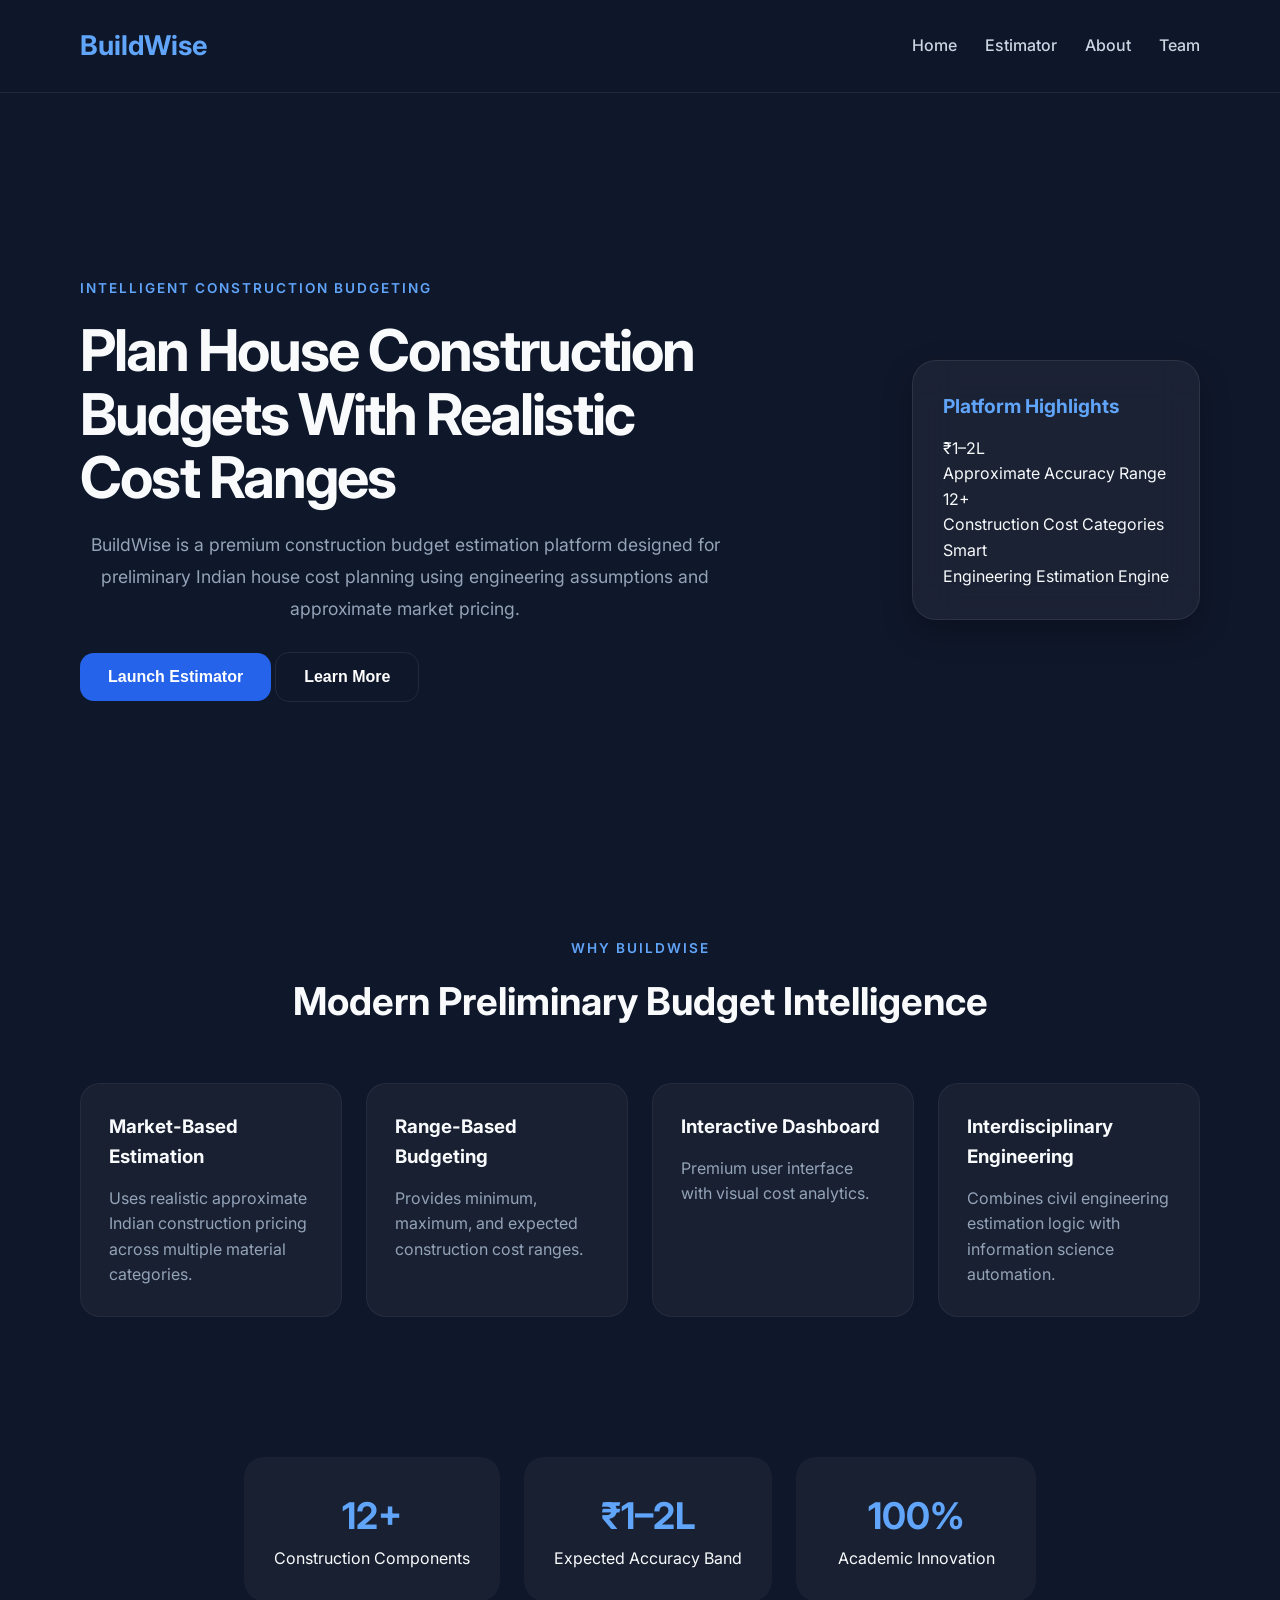
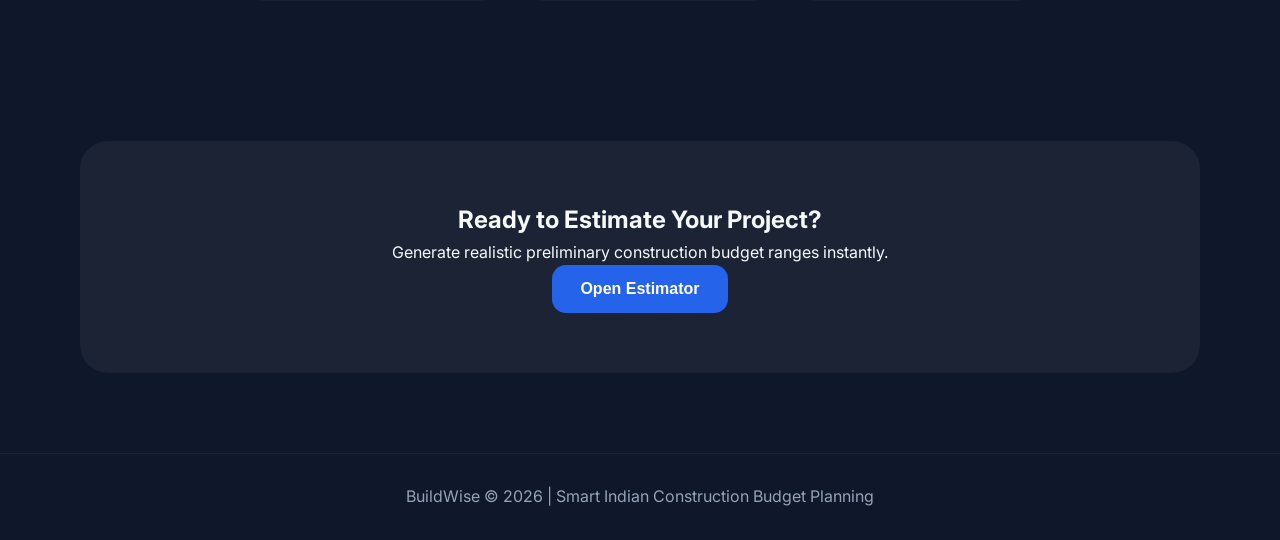
<file: index.html>
<!DOCTYPE html>
<html lang="en">
<head>
    <meta charset="UTF-8">
    <meta name="viewport" content="width=device-width, initial-scale=1.0">
    <title>BuildWise | Smart Construction Budget Planning</title>

    <link rel="stylesheet" href="style.css">

    <link rel="preconnect" href="https://fonts.googleapis.com">
    <link href="https://fonts.googleapis.com/css2?family=Inter:wght@300;400;500;600;700&display=swap" rel="stylesheet">
</head>
<body>

<nav class="navbar">
    <div class="logo">BuildWise</div>

    <ul class="nav-links">
        <li><a href="index.html">Home</a></li>
        <li><a href="estimator.html">Estimator</a></li>
        <li><a href="about.html">About</a></li>
        <li><a href="team.html">Team</a></li>
    </ul>
</nav>

<section class="hero">

    <div class="hero-left">
        <p class="tag">INTELLIGENT CONSTRUCTION BUDGETING</p>

        <h1>
            Plan House Construction Budgets
            With Realistic Cost Ranges
        </h1>

        <p class="hero-subtext">
            BuildWise is a premium construction budget estimation platform
            designed for preliminary Indian house cost planning using engineering assumptions
            and approximate market pricing.
        </p>

        <div class="hero-buttons">
            <a href="estimator.html">
                <button class="primary-btn">Launch Estimator</button>
            </a>

            <a href="about.html">
                <button class="secondary-btn">Learn More</button>
            </a>
        </div>
    </div>

    <div class="glass-card floating">
        <h3>Platform Highlights</h3>

        <div class="metric">
            <span>₹1–2L</span>
            <p>Approximate Accuracy Range</p>
        </div>

        <div class="metric">
            <span>12+</span>
            <p>Construction Cost Categories</p>
        </div>

        <div class="metric">
            <span>Smart</span>
            <p>Engineering Estimation Engine</p>
        </div>
    </div>

</section>

<section class="features">

    <div class="section-heading">
        <p>WHY BUILDWISE</p>
        <h2>Modern Preliminary Budget Intelligence</h2>
    </div>

    <div class="feature-grid">

        <div class="feature-card">
            <h3>Market-Based Estimation</h3>
            <p>
                Uses realistic approximate Indian construction pricing
                across multiple material categories.
            </p>
        </div>

        <div class="feature-card">
            <h3>Range-Based Budgeting</h3>
            <p>
                Provides minimum, maximum, and expected construction cost ranges.
            </p>
        </div>

        <div class="feature-card">
            <h3>Interactive Dashboard</h3>
            <p>
                Premium user interface with visual cost analytics.
            </p>
        </div>

        <div class="feature-card">
            <h3>Interdisciplinary Engineering</h3>
            <p>
                Combines civil engineering estimation logic with information science automation.
            </p>
        </div>

    </div>

</section>

<section class="stats">

    <div class="stat-card">
        <h2>12+</h2>
        <p>Construction Components</p>
    </div>

    <div class="stat-card">
        <h2>₹1–2L</h2>
        <p>Expected Accuracy Band</p>
    </div>

    <div class="stat-card">
        <h2>100%</h2>
        <p>Academic Innovation</p>
    </div>

</section>

<section class="cta">
    <div class="cta-card">
        <h2>Ready to Estimate Your Project?</h2>
        <p>
            Generate realistic preliminary construction budget ranges instantly.
        </p>

        <a href="estimator.html">
            <button class="primary-btn">Open Estimator</button>
        </a>
    </div>
</section>

<footer>
    <p>BuildWise © 2026 | Smart Indian Construction Budget Planning</p>
</footer>

</body>
</html>
</file>
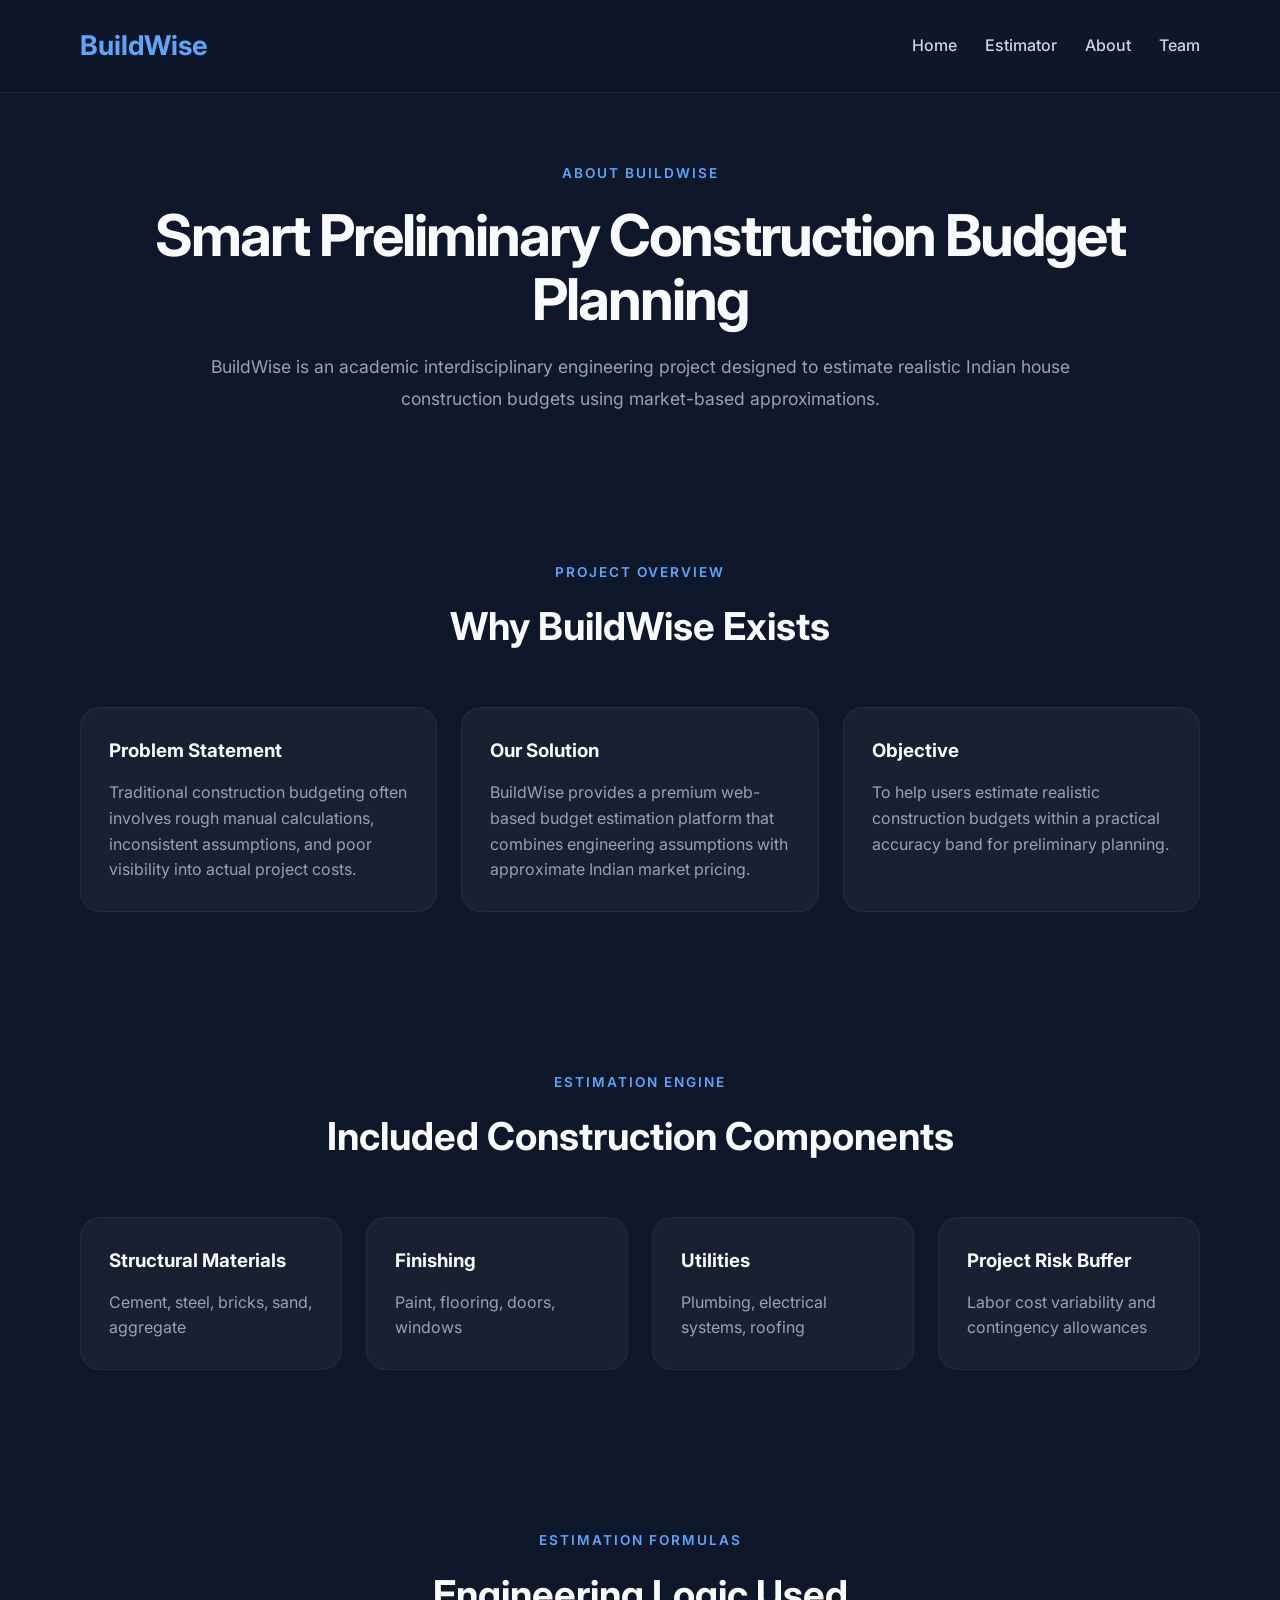
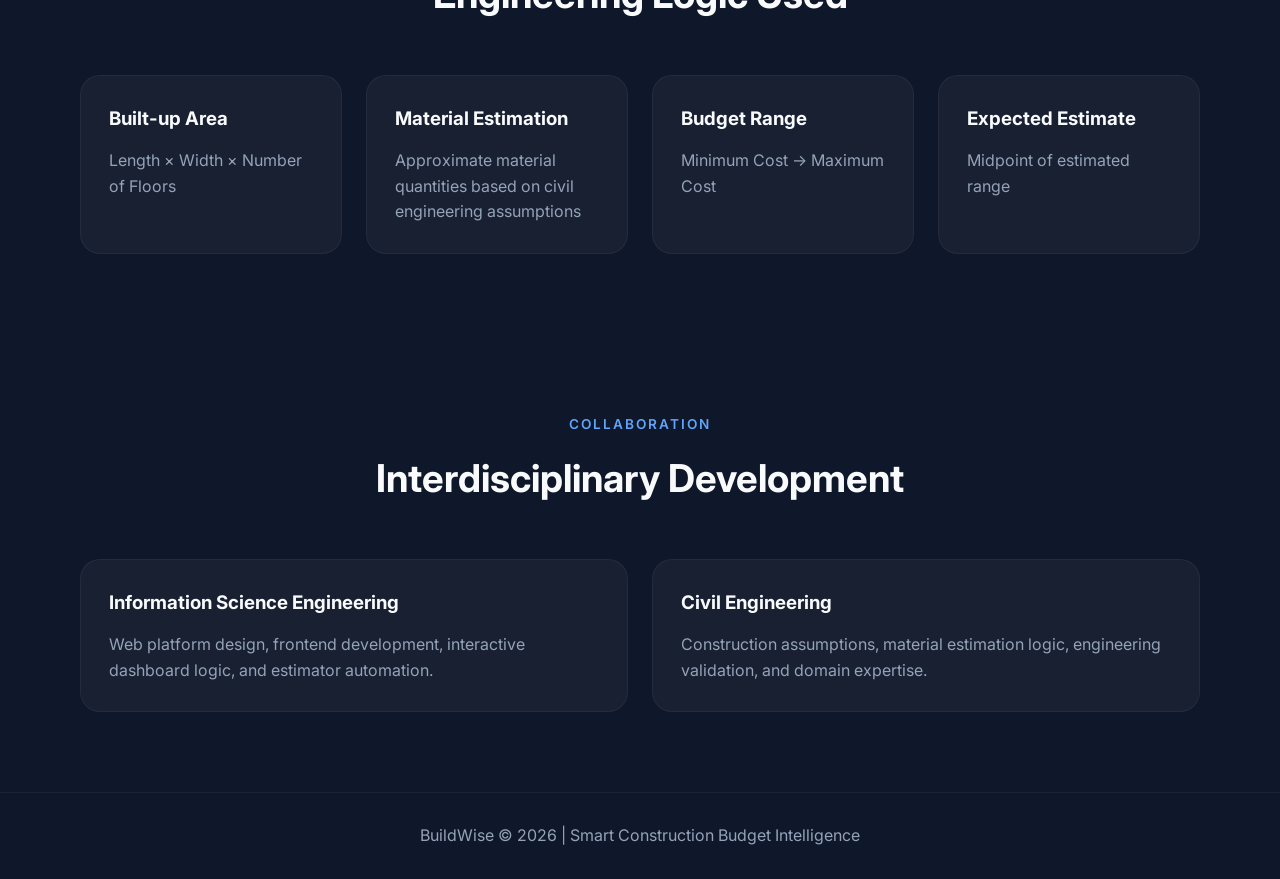
<file: about.html>
<!DOCTYPE html>
<html lang="en">
<head>
    <meta charset="UTF-8">
    <meta name="viewport" content="width=device-width, initial-scale=1.0">
    <title>About | BuildWise</title>

    <link rel="stylesheet" href="style.css">

    <link rel="preconnect" href="https://fonts.googleapis.com">
    <link href="https://fonts.googleapis.com/css2?family=Inter:wght@300;400;500;600;700&display=swap" rel="stylesheet">
</head>
<body>

<nav class="navbar">
    <div class="logo">BuildWise</div>

    <ul class="nav-links">
        <li><a href="index.html">Home</a></li>
        <li><a href="estimator.html">Estimator</a></li>
        <li><a href="about.html">About</a></li>
        <li><a href="team.html">Team</a></li>
    </ul>
</nav>

<section class="page-header">
    <p class="tag">ABOUT BUILDWISE</p>
    <h1>Smart Preliminary Construction Budget Planning</h1>
    <p class="hero-subtext">
        BuildWise is an academic interdisciplinary engineering project designed
        to estimate realistic Indian house construction budgets using market-based approximations.
    </p>
</section>

<section class="features">
    <div class="section-heading">
        <p>PROJECT OVERVIEW</p>
        <h2>Why BuildWise Exists</h2>
    </div>

    <div class="feature-grid">

        <div class="feature-card">
            <h3>Problem Statement</h3>
            <p>
                Traditional construction budgeting often involves rough manual calculations,
                inconsistent assumptions, and poor visibility into actual project costs.
            </p>
        </div>

        <div class="feature-card">
            <h3>Our Solution</h3>
            <p>
                BuildWise provides a premium web-based budget estimation platform
                that combines engineering assumptions with approximate Indian market pricing.
            </p>
        </div>

        <div class="feature-card">
            <h3>Objective</h3>
            <p>
                To help users estimate realistic construction budgets within
                a practical accuracy band for preliminary planning.
            </p>
        </div>

    </div>
</section>

<section class="features">
    <div class="section-heading">
        <p>ESTIMATION ENGINE</p>
        <h2>Included Construction Components</h2>
    </div>

    <div class="feature-grid">

        <div class="feature-card">
            <h3>Structural Materials</h3>
            <p>
                Cement, steel, bricks, sand, aggregate
            </p>
        </div>

        <div class="feature-card">
            <h3>Finishing</h3>
            <p>
                Paint, flooring, doors, windows
            </p>
        </div>

        <div class="feature-card">
            <h3>Utilities</h3>
            <p>
                Plumbing, electrical systems, roofing
            </p>
        </div>

        <div class="feature-card">
            <h3>Project Risk Buffer</h3>
            <p>
                Labor cost variability and contingency allowances
            </p>
        </div>

    </div>
</section>

<section class="features">
    <div class="section-heading">
        <p>ESTIMATION FORMULAS</p>
        <h2>Engineering Logic Used</h2>
    </div>

    <div class="feature-grid">

        <div class="feature-card">
            <h3>Built-up Area</h3>
            <p>Length × Width × Number of Floors</p>
        </div>

        <div class="feature-card">
            <h3>Material Estimation</h3>
            <p>Approximate material quantities based on civil engineering assumptions</p>
        </div>

        <div class="feature-card">
            <h3>Budget Range</h3>
            <p>Minimum Cost → Maximum Cost</p>
        </div>

        <div class="feature-card">
            <h3>Expected Estimate</h3>
            <p>Midpoint of estimated range</p>
        </div>

    </div>
</section>

<section class="features">
    <div class="section-heading">
        <p>COLLABORATION</p>
        <h2>Interdisciplinary Development</h2>
    </div>

    <div class="feature-grid">

        <div class="feature-card">
            <h3>Information Science Engineering</h3>
            <p>
                Web platform design, frontend development,
                interactive dashboard logic, and estimator automation.
            </p>
        </div>

        <div class="feature-card">
            <h3>Civil Engineering</h3>
            <p>
                Construction assumptions, material estimation logic,
                engineering validation, and domain expertise.
            </p>
        </div>

    </div>
</section>

<footer>
    <p>BuildWise © 2026 | Smart Construction Budget Intelligence</p>
</footer>

</body>
</html>
</file>
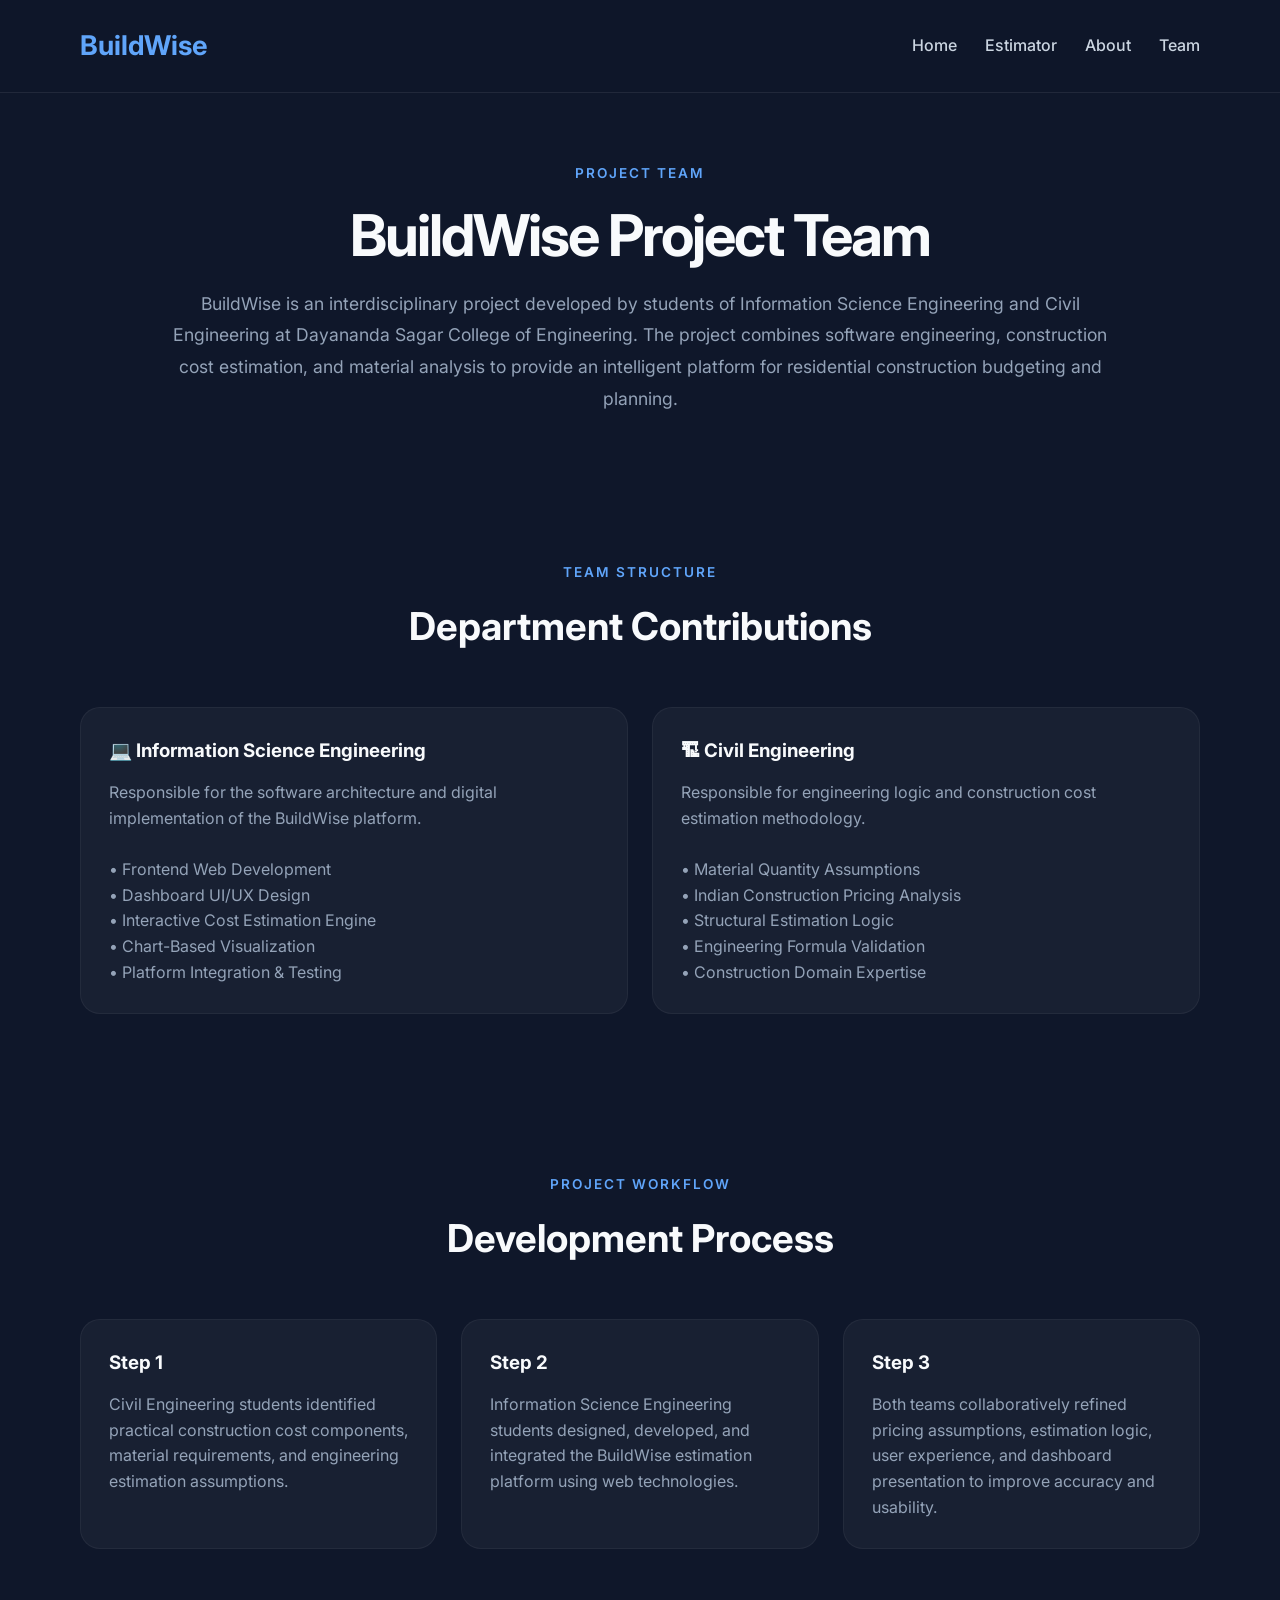
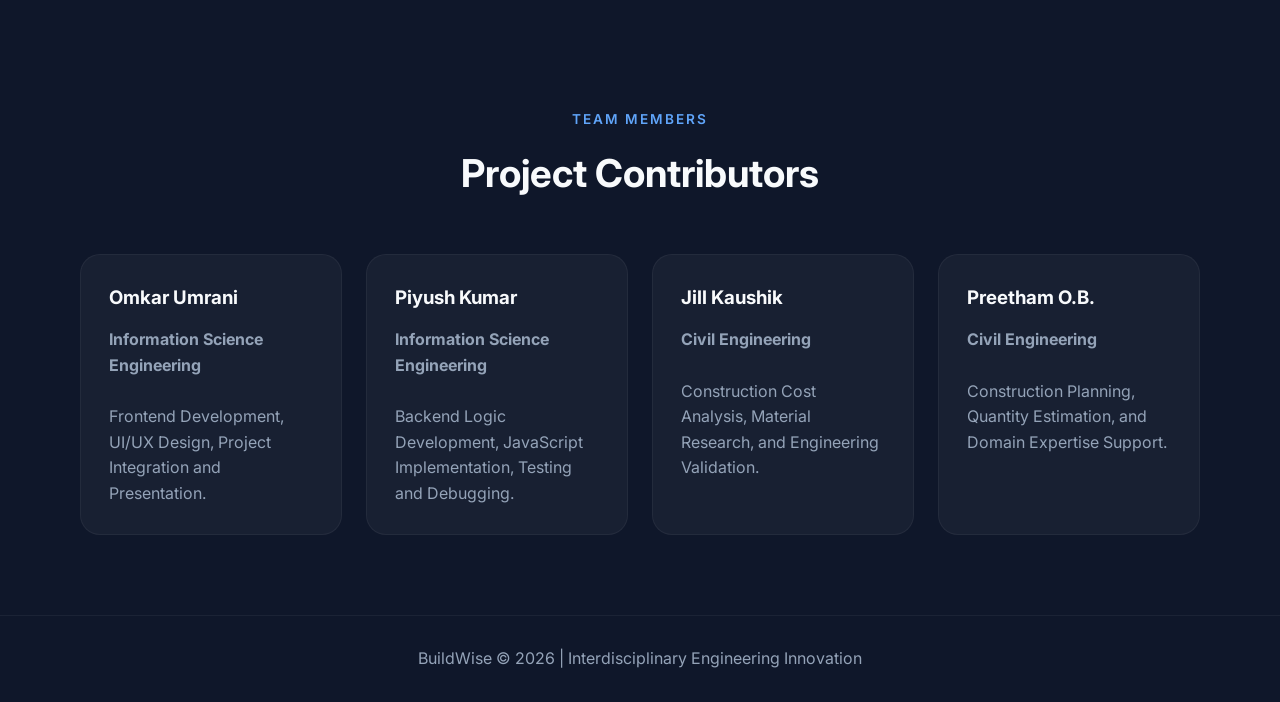
<file: team.html>
<!DOCTYPE html>
<html lang="en">
<head>
    <meta charset="UTF-8">
    <meta name="viewport" content="width=device-width, initial-scale=1.0">
    <title>Team | BuildWise</title>

    <link rel="stylesheet" href="style.css">

    <link rel="preconnect" href="https://fonts.googleapis.com">
    <link href="https://fonts.googleapis.com/css2?family=Inter:wght@300;400;500;600;700&display=swap" rel="stylesheet">
</head>
<body>

<nav class="navbar">
    <div class="logo">BuildWise</div>

    <ul class="nav-links">
        <li><a href="index.html">Home</a></li>
        <li><a href="estimator.html">Estimator</a></li>
        <li><a href="about.html">About</a></li>
        <li><a href="team.html">Team</a></li>
    </ul>
</nav>

<section class="page-header">
    <p class="tag">PROJECT TEAM</p>
    <h1>BuildWise Project Team</h1>

    <p class="hero-subtext">
        BuildWise is an interdisciplinary project developed by students of
        Information Science Engineering and Civil Engineering at Dayananda
        Sagar College of Engineering. The project combines software
        engineering, construction cost estimation, and material analysis
        to provide an intelligent platform for residential construction
        budgeting and planning.
    </p>
</section>

<section class="features">
    <div class="section-heading">
        <p>TEAM STRUCTURE</p>
        <h2>Department Contributions</h2>
    </div>

    <div class="feature-grid">

        <div class="feature-card">
            <h3>💻 Information Science Engineering</h3>

            <p>
                Responsible for the software architecture and digital
                implementation of the BuildWise platform.
            </p>

            <br>

            <p>• Frontend Web Development</p>
            <p>• Dashboard UI/UX Design</p>
            <p>• Interactive Cost Estimation Engine</p>
            <p>• Chart-Based Visualization</p>
            <p>• Platform Integration & Testing</p>
        </div>

        <div class="feature-card">
            <h3>🏗 Civil Engineering</h3>

            <p>
                Responsible for engineering logic and construction cost
                estimation methodology.
            </p>

            <br>

            <p>• Material Quantity Assumptions</p>
            <p>• Indian Construction Pricing Analysis</p>
            <p>• Structural Estimation Logic</p>
            <p>• Engineering Formula Validation</p>
            <p>• Construction Domain Expertise</p>
        </div>

    </div>
</section>

<section class="features">
    <div class="section-heading">
        <p>PROJECT WORKFLOW</p>
        <h2>Development Process</h2>
    </div>

    <div class="feature-grid">

        <div class="feature-card">
            <h3>Step 1</h3>

            <p>
                Civil Engineering students identified practical
                construction cost components, material requirements,
                and engineering estimation assumptions.
            </p>
        </div>

        <div class="feature-card">
            <h3>Step 2</h3>

            <p>
                Information Science Engineering students designed,
                developed, and integrated the BuildWise estimation
                platform using web technologies.
            </p>
        </div>

        <div class="feature-card">
            <h3>Step 3</h3>

            <p>
                Both teams collaboratively refined pricing assumptions,
                estimation logic, user experience, and dashboard
                presentation to improve accuracy and usability.
            </p>
        </div>

    </div>
</section>

<section class="features">
    <div class="section-heading">
        <p>TEAM MEMBERS</p>
        <h2>Project Contributors</h2>
    </div>

    <div class="feature-grid">

        <div class="feature-card">
            <h3>Omkar Umrani</h3>

            <p><strong>Information Science Engineering</strong></p>

            <br>

            <p>
                Frontend Development, UI/UX Design,
                Project Integration and Presentation.
            </p>
        </div>

        <div class="feature-card">
            <h3>Piyush Kumar</h3>

            <p><strong>Information Science Engineering</strong></p>

            <br>

            <p>
                Backend Logic Development,
                JavaScript Implementation,
                Testing and Debugging.
            </p>
        </div>

        <div class="feature-card">
            <h3>Jill Kaushik</h3>

            <p><strong>Civil Engineering</strong></p>

            <br>

            <p>
                Construction Cost Analysis,
                Material Research,
                and Engineering Validation.
            </p>
        </div>

        <div class="feature-card">
            <h3>Preetham O.B.</h3>

            <p><strong>Civil Engineering</strong></p>

            <br>

            <p>
                Construction Planning,
                Quantity Estimation,
                and Domain Expertise Support.
            </p>
        </div>

    </div>
</section>

<footer>
    <p>
        BuildWise © 2026 | Interdisciplinary Engineering Innovation
    </p>
</footer>

</body>
</html>
</file>
<file: style.css>
* {
    margin: 0;
    padding: 0;
    box-sizing: border-box;
}

body {
    font-family: 'Inter', sans-serif;
    background: #0F172A;
    color: #F8FAFC;
    line-height: 1.6;
}

a {
    text-decoration: none;
    color: inherit;
}

/* NAVBAR */
.navbar {
    display: flex;
    justify-content: space-between;
    align-items: center;
    padding: 24px 80px;
    position: sticky;
    top: 0;
    z-index: 1000;
    background: rgba(15, 23, 42, 0.92);
    backdrop-filter: blur(14px);
    border-bottom: 1px solid rgba(255,255,255,0.08);
}

.logo {
    font-size: 1.7rem;
    font-weight: 700;
    color: #60A5FA;
}

.nav-links {
    list-style: none;
    display: flex;
    gap: 28px;
}

.nav-links a {
    color: #CBD5E1;
    font-weight: 500;
    transition: 0.3s;
}

.nav-links a:hover {
    color: white;
}

/* HERO / PAGE HEADER */
.hero,
.page-header {
    padding: 70px 80px 40px;
}

.hero {
    display: flex;
    align-items: center;
    justify-content: space-between;
    gap: 60px;
    flex-wrap: wrap;
    min-height: 85vh;
}

.hero-left {
    max-width: 650px;
}

.tag {
    color: #60A5FA;
    font-size: 0.85rem;
    letter-spacing: 2px;
    font-weight: 600;
    margin-bottom: 20px;
}

.hero h1,
.page-header h1 {
    font-size: 3.6rem;
    line-height: 1.1;
    letter-spacing: -2px;
    margin-bottom: 20px;
}

.hero-subtext {
     color: #94A3B8;
    font-size: 1.1rem;
    max-width: 950px;
    margin: 0 auto;
    margin-bottom: 28px;
    text-align: center;
    line-height: 1.8;
}

.page-header {
     width: 100%;
    padding: 70px 80px 40px;
    text-align: center;

    display: flex;
    flex-direction: column;
    align-items: center;
    justify-content: center;
}

/* BUTTONS */
button,
.primary-btn,
.secondary-btn {
    padding: 15px 28px;
    border-radius: 14px;
    border: none;
    font-size: 1rem;
    font-weight: 600;
    cursor: pointer;
    transition: 0.3s ease;
}

button,
.primary-btn {
    background: #2563EB;
    color: white;
}

button:hover,
.primary-btn:hover {
    transform: translateY(-2px);
    background: #1D4ED8;
}

.secondary-btn {
    background: transparent;
    border: 1px solid rgba(255,255,255,0.08);
    color: white;
}

.secondary-btn:hover {
    background: rgba(255,255,255,0.05);
}

/* GLASS */
.glass-card {
    background: rgba(255,255,255,0.05);
    border: 1px solid rgba(255,255,255,0.08);
    backdrop-filter: blur(20px);
    border-radius: 24px;
    padding: 30px;
    box-shadow: 0 12px 30px rgba(0,0,0,0.25);
}

/* FLOAT */
.floating {
    animation: float 4s ease-in-out infinite;
}

@keyframes float {
    0% { transform: translateY(0px); }
    50% { transform: translateY(-12px); }
    100% { transform: translateY(0px); }
}

/* FEATURES */
.features {
    padding: 80px;
}

.section-heading {
    text-align: center;
    margin-bottom: 50px;
}

.section-heading p {
    color: #60A5FA;
    font-size: 0.85rem;
    letter-spacing: 2px;
    font-weight: 600;
}

.section-heading h2 {
    font-size: 2.4rem;
    margin-top: 12px;
}

.feature-grid {
    display: grid;
    grid-template-columns: repeat(auto-fit, minmax(260px, 1fr));
    gap: 24px;
}

.feature-card {
    background: rgba(255,255,255,0.04);
    padding: 28px;
    border-radius: 20px;
    border: 1px solid rgba(255,255,255,0.05);
    transition: 0.3s;
}

.feature-card:hover {
    transform: translateY(-5px);
}

.feature-card h3 {
    margin-bottom: 14px;
}

.feature-card p {
    color: #94A3B8;
}

/* STATS */
.stats {
    display: flex;
    justify-content: center;
    gap: 24px;
    flex-wrap: wrap;
    padding: 60px 80px;
}

.stat-card {
    background: rgba(255,255,255,0.04);
    padding: 30px;
    border-radius: 20px;
    min-width: 240px;
    text-align: center;
}

.stat-card h2 {
    font-size: 2.3rem;
    color: #60A5FA;
}

/* CTA */
.cta {
    padding: 80px;
}

.cta-card {
    text-align: center;
    padding: 60px;
    border-radius: 28px;
    background: rgba(255,255,255,0.05);
}

/* ESTIMATOR */
.estimator-section {
    padding: 40px 80px 100px;
}

.dashboard {
    display: flex;
    gap: 30px;
    align-items: flex-start;
    flex-wrap: wrap;
}

.dashboard .glass-card:first-child {
    flex: 1.6;
    min-width: 560px;
    max-height: 85vh;
    overflow-y: auto;
}

.dashboard .glass-card:last-child {
    flex: 1;
    min-width: 360px;
    position: sticky;
    top: 110px;
}

/* FORM */
input,
select {
    width: 100%;
    padding: 16px;
    margin-bottom: 14px;
    border-radius: 14px;
    border: none;
    background: rgba(255,255,255,0.06);
    color: white;
    font-size: 1rem;
    outline: none;
}

input::placeholder {
    color: #94A3B8;
}

select option {
    background: #0F172A;
    color: white;
}

/* CUSTOM HIDDEN INPUTS */
.hidden {
    display: none;
}

/* HEADINGS INSIDE CARDS */
.glass-card h3 {
    margin: 28px 0 14px;
    color: #60A5FA;
    font-size: 1.2rem;
}

.glass-card h3:first-child {
    margin-top: 0;
}

/* RESULTS */
#results {
    margin-top: 20px;
}

.result-item {
    background: rgba(255,255,255,0.05);
    padding: 15px;
    border-radius: 14px;
    margin-bottom: 12px;
}

.total-cost {
    font-size: 1.6rem;
    font-weight: 700;
    color: #60A5FA;
    margin-top: 20px;
}

/* CHART */
.chart-container {
    margin-top: 40px;
}

/* FOOTER */
footer {
    text-align: center;
    padding: 30px;
    color: #94A3B8;
    border-top: 1px solid rgba(255,255,255,0.05);
}

/* SCROLLBAR */
::-webkit-scrollbar {
    width: 8px;
}

::-webkit-scrollbar-thumb {
    background: rgba(96,165,250,0.4);
    border-radius: 20px;
}

/* MOBILE */
@media (max-width: 1000px) {
    .navbar,
    .hero,
    .page-header,
    .features,
    .stats,
    .cta,
    .estimator-section {
        padding-left: 24px;
        padding-right: 24px;
    }

    .hero h1,
    .page-header h1 {
        font-size: 2.4rem;
    }

    .navbar {
        flex-direction: column;
        gap: 18px;
    }

    .nav-links {
        flex-wrap: wrap;
        justify-content: center;
    }

    .dashboard {
        flex-direction: column;
    }

    .dashboard .glass-card:first-child,
    .dashboard .glass-card:last-child {
        min-width: 100%;
        position: static;
        max-height: none;
        overflow: visible;
    }
}
</file>
